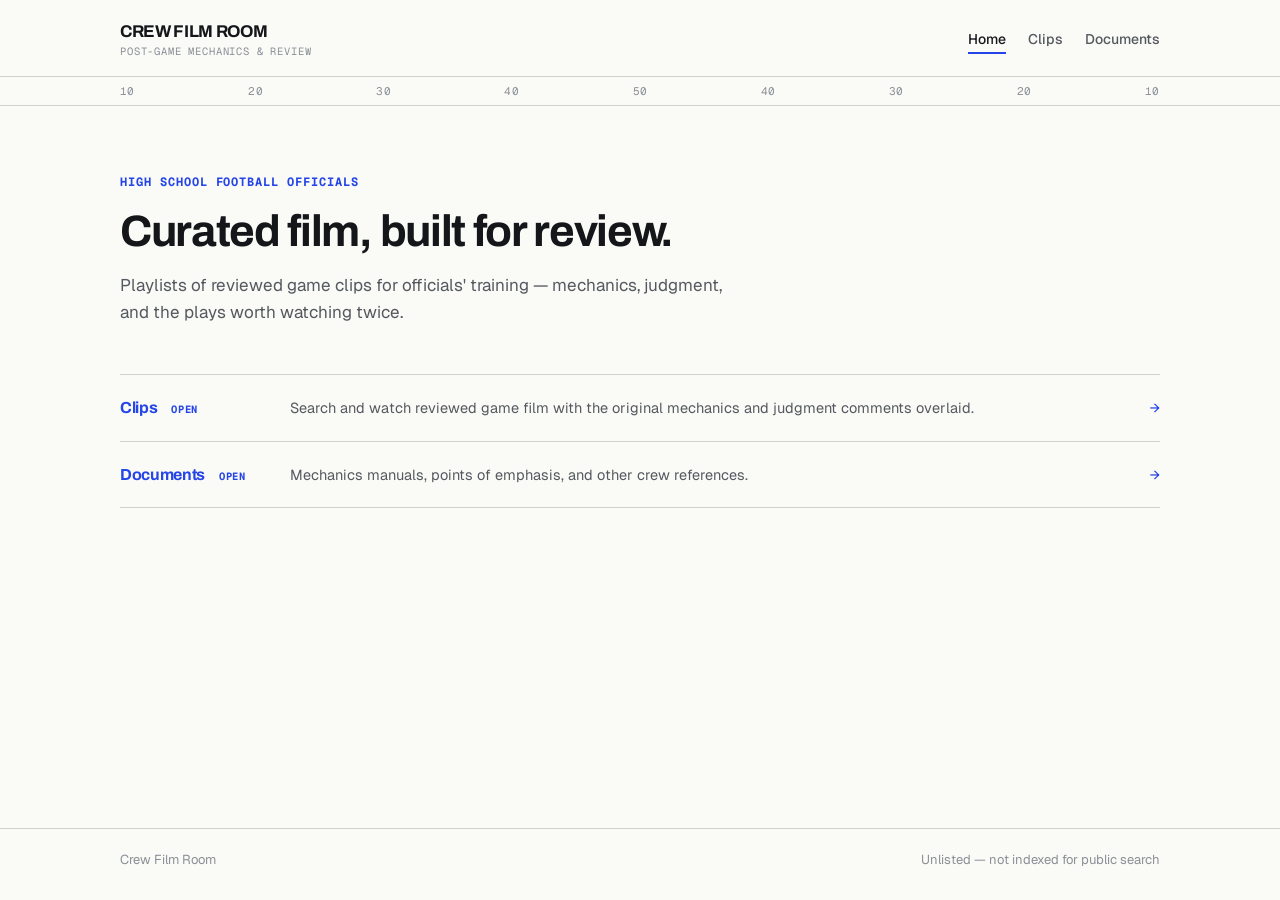
<file: index.html>
<!doctype html>
<html lang="en">
<head>
  <!-- Google tag (gtag.js) -->
  <script async src="https://www.googletagmanager.com/gtag/js?id=G-ZSHJEK3JCT"></script>
  <script>
    window.dataLayer = window.dataLayer || [];
    function gtag(){dataLayer.push(arguments);}
    gtag('js', new Date());

    gtag('config', 'G-ZSHJEK3JCT');
  </script>
  <meta charset="utf-8" />
  <meta name="viewport" content="width=device-width, initial-scale=1" />
  <title>Crew Film Room</title>
  <meta name="description" content="Curated game film for crew review, with the on-tape comments intact." />
  <link rel="preconnect" href="https://fonts.googleapis.com" />
  <link rel="preconnect" href="https://fonts.gstatic.com" crossorigin />
  <link href="https://fonts.googleapis.com/css2?family=Archivo:wght@600;700&family=Geist:wght@400;500;700&family=Geist+Mono:wght@400;700&display=swap" rel="stylesheet" />
  <link rel="stylesheet" href="/assets/site.css" />
</head>
<body>
  <header class="site-header">
    <div class="wrap">
      <a class="brand" href="/">
        <span class="name">Crew Film Room</span>
        <span class="tagline">Post-game mechanics &amp; Review</span>
      </a>
      <nav class="site-nav">
        <a href="/" aria-current="page">Home</a>
        <a href="/clips/">Clips</a>
        <a href="/documents/">Documents</a>
      </nav>
    </div>
  </header>

  <div class="yardline-strip">
    <div class="wrap">
      <span>10</span><span>20</span><span>30</span><span>40</span><span>50</span><span>40</span><span>30</span><span>20</span><span>10</span>
    </div>
  </div>

  <main class="home-main">
    <div class="wrap">
      <div class="intro">
        <p class="eyebrow">High School Football Officials</p>
        <h1>Curated film, built for review.</h1>
        <p class="lede">
          Playlists of reviewed game clips for officials' training &mdash;
          mechanics, judgment, and the plays worth watching twice.
        </p>
      </div>

      <div class="sections-grid" id="sectionsGrid"></div>
    </div>
  </main>

  <footer class="site-footer">
    <div class="wrap">
      <span>Crew Film Room</span>
      <span>Unlisted &mdash; not indexed for public search</span>
    </div>
  </footer>

  <script src="/assets/home.js"></script>
</body>
</html>
</file>
<file: assets/site.css>
/* Crew Film Room — "Chalk Line" theme, ported from ~/code/whitehat's
   DESIGN.md. Same audience (NFHS football officials), same system:
   light paper surface, cobalt accent, hairline rules instead of cards,
   mono uppercase micro-labels, zero border-radius, no shadows/gradients.
   Light-first by design — whitehat has no dark mode, so neither does this. */

:root {
  /* Surfaces */
  --color-bg: #FAFAF7;
  --color-surface: #FFFFFF;
  --color-surface-hover: #F1F1EC;

  /* Text */
  --color-text-primary: #14161A;
  --color-text-secondary: #55595F;
  --color-text-muted: #8B8F96;

  /* Accent */
  --color-accent: #2545E8;
  --color-accent-hover: #1B36C4;

  /* Rules (borders) */
  --color-border: rgba(20, 22, 26, 0.18);
  --color-border-active: rgba(20, 22, 26, 0.45);
}

* { box-sizing: border-box; }
html, body { margin: 0; background: var(--color-bg); color: var(--color-text-primary); }
body {
  font-family: "Geist", sans-serif;
  font-variant-numeric: tabular-nums;
  min-height: 100vh;
  display: flex;
  flex-direction: column;
  -webkit-font-smoothing: antialiased;
  -moz-osx-font-smoothing: grayscale;
}
a { color: inherit; }
button { font-family: inherit; }
h1, h2, h3 {
  font-family: "Archivo", sans-serif;
  letter-spacing: -0.02em;
}

:focus-visible {
  outline: 2px solid var(--color-accent);
  outline-offset: 2px;
}

.mono-label {
  font-family: "Geist Mono", monospace;
  text-transform: uppercase;
  letter-spacing: 0.08em;
}

.wrap { max-width: 1080px; margin: 0 auto; padding: 0 20px; width: 100%; }

/* ---------- header ---------- */
.site-header {
  border-bottom: 1px solid var(--color-border);
}
.site-header .wrap {
  display: flex;
  align-items: center;
  justify-content: space-between;
  padding: 22px 20px 18px;
  gap: 16px;
  flex-wrap: wrap;
}
.brand { display: flex; flex-direction: column; text-decoration: none; }
.brand .name {
  font-family: "Archivo", sans-serif;
  font-weight: 700; font-size: 17px; letter-spacing: -0.02em;
  text-transform: uppercase; color: var(--color-text-primary);
}
.brand .tagline {
  font-family: "Geist Mono", monospace;
  font-size: 10.5px; color: var(--color-text-muted);
  letter-spacing: 0.08em; text-transform: uppercase;
  margin-top: 3px;
}

.site-nav { display: flex; gap: 22px; }
.site-nav a {
  font-size: 14px; font-weight: 500; color: var(--color-text-secondary);
  text-decoration: none; padding: 4px 0; border-bottom: 2px solid transparent;
}
.site-nav a:hover { color: var(--color-text-primary); }
.site-nav a[aria-current="page"] { color: var(--color-text-primary); border-bottom-color: var(--color-accent); }

/* Yard-line strip — the signature Chalk Line motif, mono numerals under the header */
.yardline-strip {
  border-bottom: 1px solid var(--color-border);
  overflow-x: auto;
}
.yardline-strip .wrap {
  display: flex; justify-content: space-between;
  padding: 7px 20px;
  font-family: "Geist Mono", monospace;
  font-size: 11px; color: var(--color-text-muted);
  letter-spacing: 0.04em;
  min-width: 420px;
}

/* ---------- footer ---------- */
.site-footer {
  margin-top: auto;
  border-top: 1px solid var(--color-border);
  padding: 22px 0 32px;
}
.site-footer .wrap {
  font-size: 13px;
  color: var(--color-text-muted);
  display: flex;
  justify-content: space-between;
  flex-wrap: wrap;
  gap: 8px;
}

/* ---------- home ---------- */
main { flex: 1; }
.home-main .wrap { padding-top: 56px; padding-bottom: 64px; }
.intro { max-width: 62ch; margin-bottom: 48px; }
.intro .eyebrow {
  font-family: "Geist Mono", monospace;
  font-size: 12px; font-weight: 700; letter-spacing: 0.08em; text-transform: uppercase;
  color: var(--color-accent); margin-bottom: 18px;
}
.intro h1 {
  font-size: clamp(30px, 5vw, 44px); font-weight: 700; letter-spacing: -0.03em;
  line-height: 1.08; margin: 0 0 16px; text-wrap: balance;
}
.intro .lede { font-size: 17px; color: var(--color-text-secondary); line-height: 1.6; margin: 0; max-width: 56ch; }

.sections-grid {
  display: flex;
  flex-direction: column;
}
.section-card {
  display: flex;
  align-items: baseline;
  gap: 20px;
  text-decoration: none;
  padding: 22px 0;
  border-top: 1px solid var(--color-border);
  color: inherit;
}
.sections-grid .section-card:last-child { border-bottom: 1px solid var(--color-border); }
.section-card:not(.is-soon):hover { background: var(--color-surface-hover); }
.section-card:not(.is-soon):hover h2 { color: var(--color-accent-hover); }
.section-card.is-soon { cursor: default; }
.section-card .card-top {
  display: flex; align-items: baseline; gap: 14px; min-width: 150px; flex: none;
}
.section-card h2 {
  font-family: "Archivo", sans-serif;
  font-size: 16px; font-weight: 700; margin: 0; color: var(--color-text-primary);
}
.section-card:not(.is-soon) h2 { color: var(--color-accent); }
.section-card p { font-size: 14.5px; color: var(--color-text-secondary); line-height: 1.5; margin: 0; flex: 1; }
.row-arrow {
  font-family: "Geist Mono", monospace;
  font-size: 16px; color: var(--color-accent); flex: none;
}
.status-pill {
  font-family: "Geist Mono", monospace;
  font-size: 10.5px; font-weight: 700; text-transform: uppercase; letter-spacing: 0.06em;
  white-space: nowrap;
}
.status-pill.live { color: var(--color-accent); }
.status-pill.soon { color: var(--color-text-muted); }

/* ---------- clips / search ---------- */
.clips-main .wrap { padding-top: 40px; padding-bottom: 64px; }
.page-head { margin-bottom: 28px; }
.page-head h1 { font-size: 26px; font-weight: 700; margin: 0 0 6px; letter-spacing: -0.02em; }
.page-head p { font-size: 14.5px; color: var(--color-text-secondary); margin: 0; }

.toolbar { display: flex; gap: 24px; align-items: flex-end; flex-wrap: wrap; margin-bottom: 28px; }
.search-field { flex: 1; min-width: 220px; }
.search-field label {
  display: block;
  font-family: "Geist Mono", monospace;
  font-size: 10.5px; font-weight: 700; letter-spacing: 0.08em; text-transform: uppercase;
  color: var(--color-text-muted); margin-bottom: 6px;
}
.search {
  width: 100%;
  background: var(--color-surface); border: 1px solid var(--color-border); border-radius: 2px;
  padding: 10px 12px; font-size: 14px; color: var(--color-text-primary);
}
.search:focus-visible { border-color: var(--color-accent); outline: none; }
.search::placeholder { color: var(--color-text-muted); }

.toggle-group { display: flex; gap: 2px; }
.toggle-group span.mono-label {
  display: block; font-size: 10.5px; font-weight: 700; color: var(--color-text-muted); margin-bottom: 6px;
}
.toggle-btn {
  font-family: "Geist Mono", monospace;
  font-size: 11.5px; font-weight: 700; letter-spacing: 0.06em; text-transform: uppercase;
  padding: 9px 14px; border: 1px solid var(--color-border); border-radius: 2px;
  background: var(--color-surface); color: var(--color-text-secondary); cursor: pointer;
}
.toggle-btn + .toggle-btn { border-left: none; }
.toggle-btn[aria-pressed="true"] { background: var(--color-accent); color: #fff; border-color: var(--color-accent); }
.toggle-btn:hover:not([aria-pressed="true"]) { background: var(--color-surface-hover); }

/* Grid view */
.grid {
  display: grid;
  grid-template-columns: repeat(auto-fit, minmax(240px, 300px));
  gap: 16px;
}
.card {
  background: var(--color-surface);
  border: 1px solid var(--color-border);
  text-decoration: none;
  color: inherit;
  display: flex;
  flex-direction: column;
}
.card:hover { background: var(--color-surface-hover); }
.card:focus-visible { outline: 2px solid var(--color-accent); outline-offset: -2px; }

.thumb {
  position: relative;
  aspect-ratio: 16 / 9;
  background: var(--color-surface-hover);
  overflow: hidden;
  flex: none;
}
.thumb img { width: 100%; height: 100%; object-fit: cover; display: block; }
.thumb .thumb-badge {
  position: absolute; right: 8px; bottom: 8px;
  font-family: "Geist Mono", monospace;
  background: rgba(20, 22, 26, 0.78); color: #fff;
  font-size: 10.5px; font-weight: 700; letter-spacing: 0.04em; padding: 3px 7px;
}
.thumb .play { position: absolute; inset: 0; display: flex; align-items: center; justify-content: center; }
.thumb .play svg { width: 34px; height: 34px; opacity: 0.85; }

.card-body { padding: 14px 16px 16px; display: flex; flex-direction: column; gap: 8px; flex: 1; }
.matchup {
  font-family: "Archivo", sans-serif;
  font-weight: 700; font-size: 15px; line-height: 1.3;
}
.card-meta {
  font-family: "Geist Mono", monospace;
  font-size: 11.5px; color: var(--color-text-muted); display: flex; gap: 8px; flex-wrap: wrap;
}
.card-meta .dot { color: var(--color-border-active); }
.tag-row { display: flex; gap: 6px; flex-wrap: wrap; margin-top: 2px; }
.tag {
  font-family: "Geist Mono", monospace;
  font-size: 10.5px; letter-spacing: 0.03em; color: var(--color-text-secondary);
  border: 1px solid var(--color-border); padding: 2px 7px;
}

/* List view */
.grid.is-list {
  display: flex;
  flex-direction: column;
  gap: 0;
}
.grid.is-list .card {
  flex-direction: row;
  align-items: center;
  gap: 16px;
  border: none;
  border-top: 1px solid var(--color-border);
  padding: 12px 4px;
}
.grid.is-list .card:last-child { border-bottom: 1px solid var(--color-border); }
.grid.is-list .thumb { width: 120px; flex: none; aspect-ratio: 16 / 9; }
.grid.is-list .card-body { padding: 0; flex-direction: row; align-items: center; flex-wrap: wrap; gap: 6px 16px; }
.grid.is-list .matchup { min-width: 200px; }
.grid.is-list .tag-row { margin-top: 0; }

#grid.is-hidden { display: none; }

.empty-state {
  text-align: center;
  padding: 72px 20px;
  color: var(--color-text-secondary);
  border: 1px solid var(--color-border);
}
.empty-state p:first-child {
  font-family: "Archivo", sans-serif;
  font-weight: 700; color: var(--color-text-primary); margin: 0 0 6px;
}
.empty-state p { font-size: 14px; margin: 0; }
</file>
